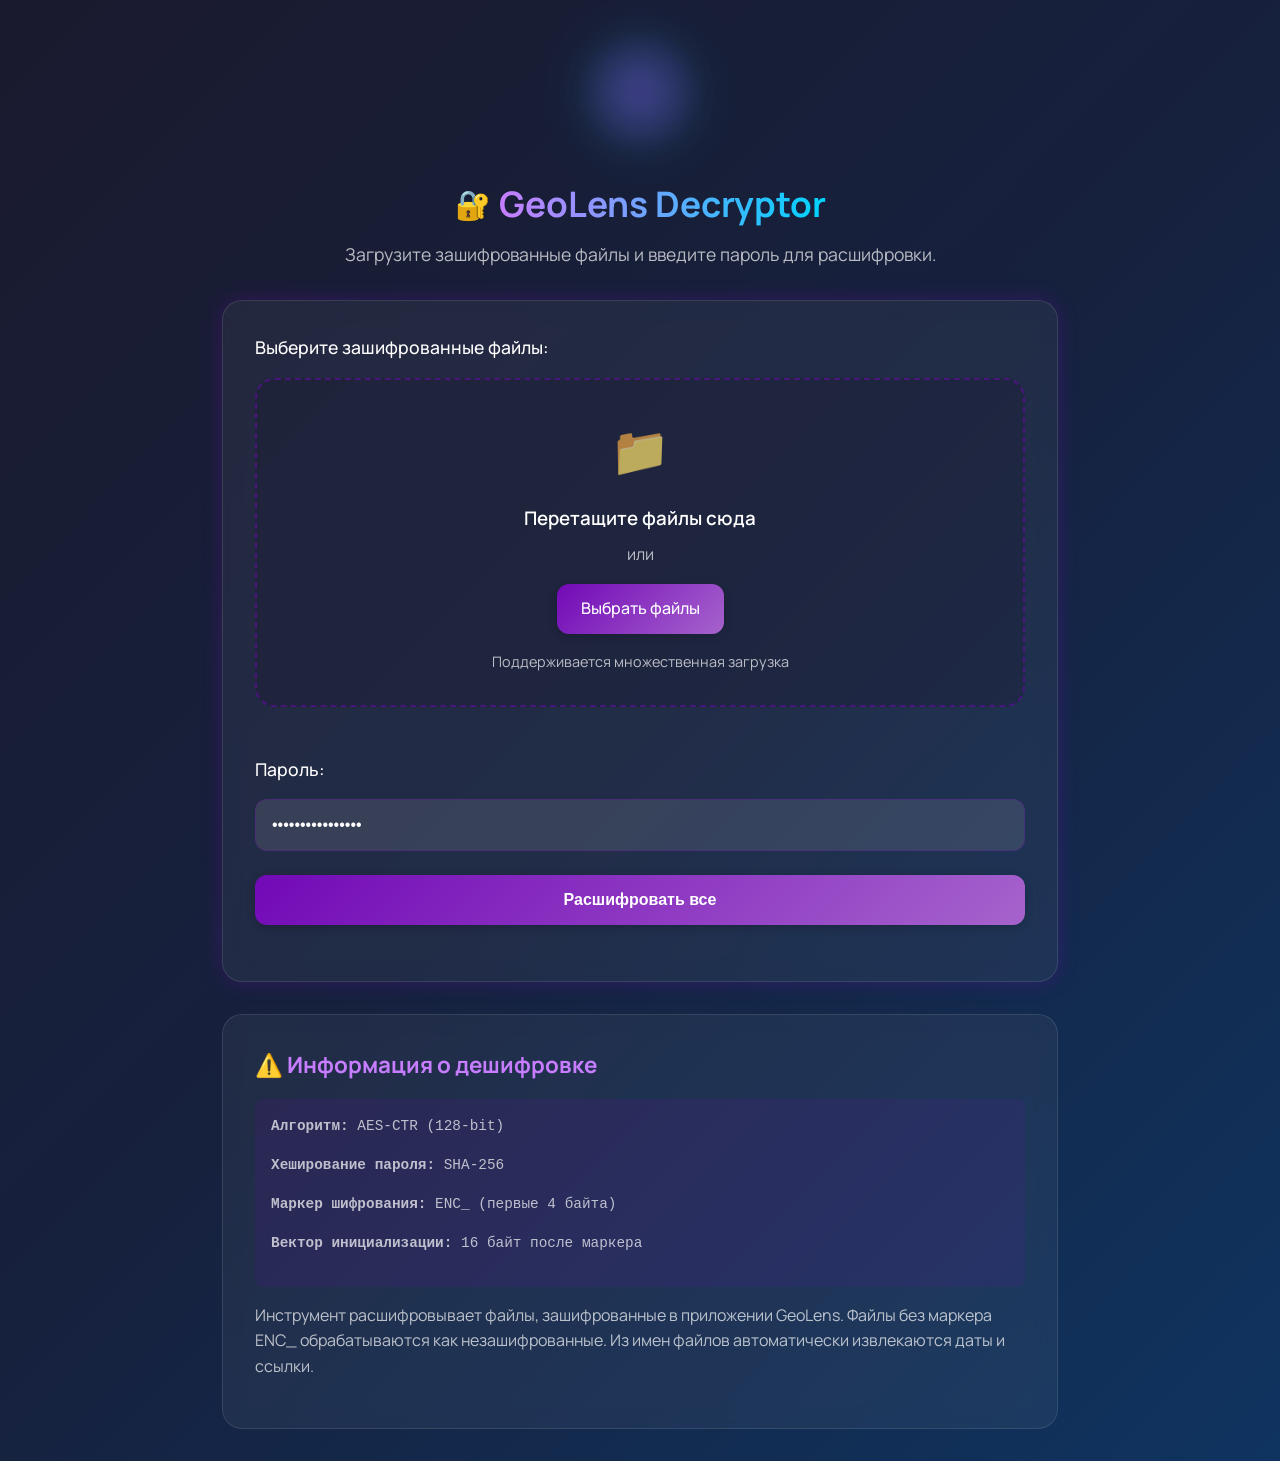
<file: index.html>
<!DOCTYPE html>
<html lang="ru">
<head>
    <meta charset="UTF-8">
    <meta name="viewport" content="width=device-width, initial-scale=1.0">
    <title>GeoLens Decryptor</title>
    <link href="https://fonts.googleapis.com/css2?family=Manrope:wght@400;500;600;700&display=swap" rel="stylesheet">
    <link rel="stylesheet" href="styles.css">
</head>
<body>
    <div class="container">
        <header class="header">
            <div class="logo-container">
                <div class="logo"></div>
            </div>
            <h1><span class="emoji">🔐</span><span class="text"> GeoLens Decryptor</span></h1>
            <p class="subtitle">Загрузите зашифрованные файлы и введите пароль для расшифровки.</p>
        </header>

        <div class="decryptor-card glass-card">
            <div class="form-group">
                <label class="form-label">Выберите зашифрованные файлы:</label>
                
                <!-- Зона перетаскивания файлов -->
                <div class="drop-zone" id="drop-zone">
                    <div class="drop-zone-content">
                        <div class="upload-icon">📁</div>
                        <h3>Перетащите файлы сюда</h3>
                        <p>или</p>
                        <label for="file-upload" class="file-input-label">Выбрать файлы</label>
                        <input type="file" id="file-upload" accept="*/*" multiple>
                        <p class="file-hint">Поддерживается множественная загрузка</p>
                    </div>
                </div>
                <!-- Плиточки с загруженными файлами -->
                <div class="files-grid" id="files-grid"></div>
            </div>

            <div class="form-group">
                <label for="password" class="form-label">Пароль:</label>
                <input type="password" id="password" class="form-input" placeholder="default_password" value="default_password">
            </div>

            <button class="decrypt-btn" onclick="decryptFiles()">Расшифровать все</button>
            
            <div class="loader" id="loader">
                <div class="spinner"></div>
            </div>
            
            <div class="status-message" id="status"></div>
            
            <div class="download-section" id="download-section">
                <button class="download-btn" id="downloadAll" style="display: none;" onclick="downloadAllFiles()">Скачать все</button>
                <div id="download-links"></div>
            </div>
        </div>

        <!-- Панель со ссылками -->
        <div class="links-panel glass-card" id="links-panel" style="display: none;">
            <h3>🔗 Извлеченные ссылки</h3>
            <div class="links-container" id="links-container"></div>
            <button class="copy-all-links-btn" id="copyAllLinksBtn" onclick="copyAllLinks()">📋 Скопировать все ссылки</button>
        </div>

        <div class="info-panel glass-card">
            <h3>⚠️ Информация о дешифровке</h3>
            <div class="tech-details">
                <p><strong>Алгоритм:</strong> AES-CTR (128-bit)</p>
                <p><strong>Хеширование пароля:</strong> SHA-256</p>
                <p><strong>Маркер шифрования:</strong> ENC_ (первые 4 байта)</p>
                <p><strong>Вектор инициализации:</strong> 16 байт после маркера</p>
            </div>
            <p>Инструмент расшифровывает файлы, зашифрованные в приложении GeoLens. Файлы без маркера ENC_ обрабатываются как незашифрованные. Из имен файлов автоматически извлекаются даты и ссылки.</p>
        </div>
    </div>

    <script src="script.js"></script>
</body>
</html>
</file>
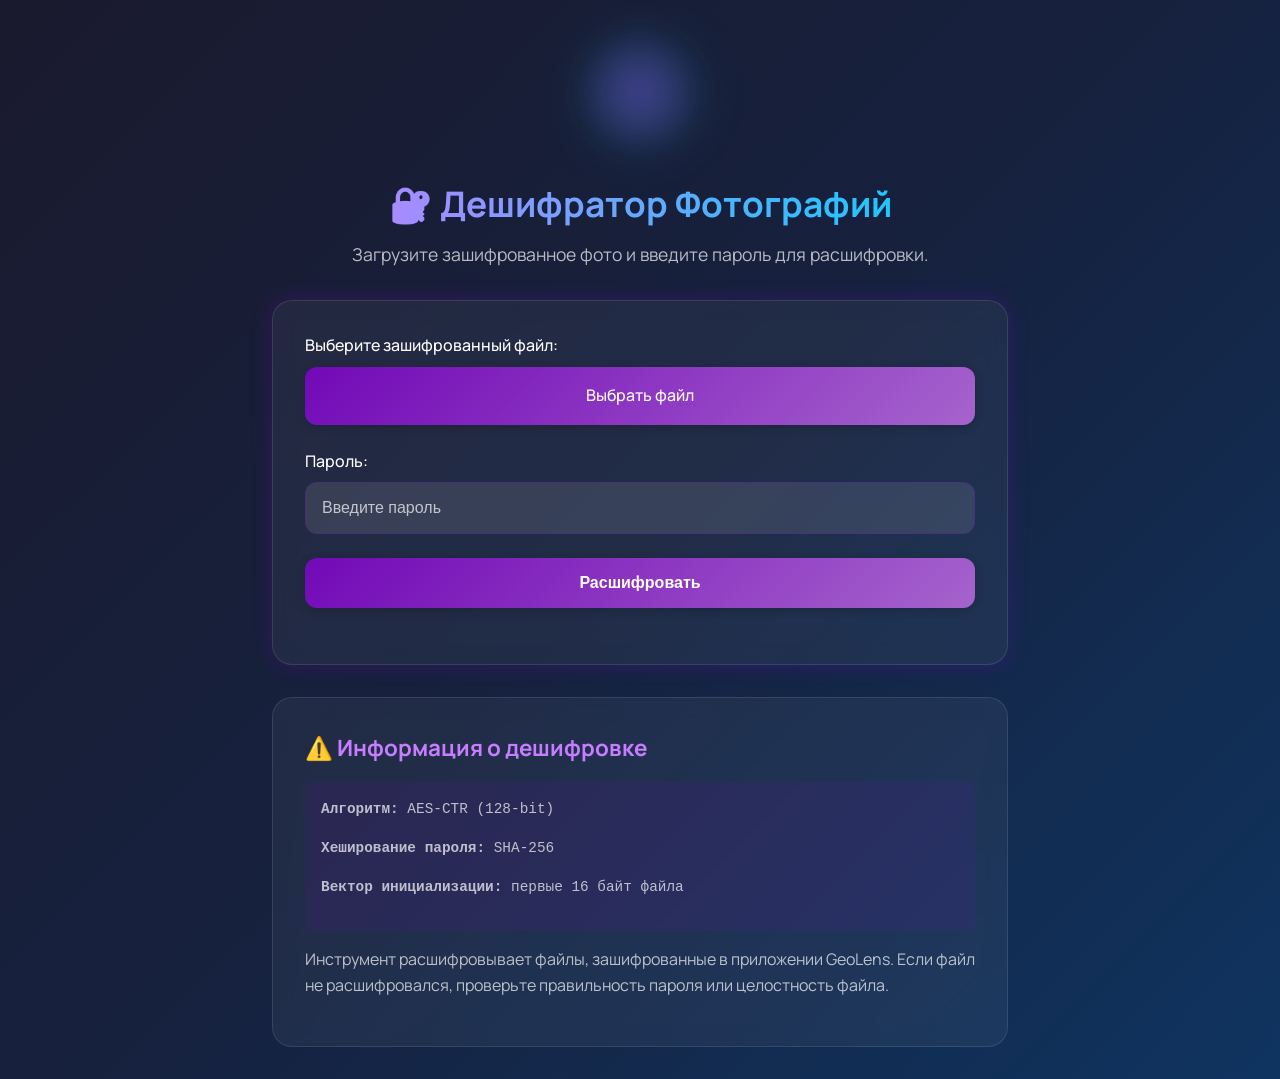
<file: main.html>
<!DOCTYPE html>
<html lang="ru">
<head>
    <meta charset="UTF-8">
    <meta name="viewport" content="width=device-width, initial-scale=1.0">
    <title>GeoLens Decryptor</title>
    <link href="https://fonts.googleapis.com/css2?family=Manrope:wght@400;500;600;700&display=swap" rel="stylesheet">
    <style>
        :root {
            --primary: #7209b7;
            --primary-light: #a663cc;
            --primary-darker: #533483;
            --bg-dark: #1a1a2e;
            --bg-darker: #16213e;
            --bg-light: #0f3460;
            --neon-purple: #c77dff;
            --neon-blue: #00d4ff;
            --success: #4caf50;
            --error: #f44336;
            --warning: #ff9800;
            --text-primary: #ffffff;
            --text-secondary: rgba(255, 255, 255, 0.7);
            --shadow-glow: 0 0 20px rgba(114, 9, 183, 0.3);
            --shadow-sm: 0 2px 10px rgba(0, 0, 0, 0.2);
            --border-radius-sm: 8px;
            --border-radius-md: 12px;
            --border-radius-lg: 20px;
            --transition: all 0.3s ease;
        }

        * {
            margin: 0;
            padding: 0;
            box-sizing: border-box;
        }

        body {
            font-family: 'Manrope', sans-serif;
            background: linear-gradient(135deg, var(--bg-dark), var(--bg-darker), var(--bg-light));
            color: var(--text-primary);
            min-height: 100vh;
            line-height: 1.6;
        }

        .container {
            max-width: 800px;
            margin: 0 auto;
            padding: 2rem;
        }

        /* Header with logo and glow effect */
        .header {
            text-align: center;
            margin-bottom: 2rem;
            position: relative;
        }

        .logo-container {
            display: flex;
            justify-content: center;
            margin-bottom: 1.5rem;
            position: relative;
        }

        .logo {
            width: 120px;
            height: 120px;
            background: url('https://i.postimg.cc/Bn52W81J/icon.png') no-repeat center;
            background-size: contain;
            filter: drop-shadow(0 0 15px var(--neon-purple))
                    drop-shadow(0 0 25px var(--neon-blue));
            border-radius: 50%;
            padding: 1rem;
            position: relative;
            z-index: 1;
        }

        .logo::after {
            content: '';
            position: absolute;
            top: 50%;
            left: 50%;
            transform: translate(-50%, -50%);
            width: 130px;
            height: 130px;
            background: radial-gradient(circle, rgba(114, 9, 183, 0.2) 0%, transparent 70%);
            border-radius: 50%;
            z-index: -1;
            animation: pulse 2s infinite alternate;
        }

        @keyframes pulse {
            from { opacity: 0.6; }
            to { opacity: 0.9; }
        }

        h1 {
            font-size: 2.2rem;
            font-weight: 700;
            margin-bottom: 0.5rem;
            background: linear-gradient(90deg, var(--neon-purple), var(--neon-blue));
            -webkit-background-clip: text;
            background-clip: text;
            color: transparent;
        }

        .subtitle {
            color: var(--text-secondary);
            font-size: 1.1rem;
            margin-bottom: 2rem;
            text-align: center;
        }

        /* Main decryptor card */
        .decryptor-card {
            background: rgba(26, 26, 46, 0.7);
            border-radius: var(--border-radius-lg);
            padding: 2rem;
            box-shadow: var(--shadow-glow);
            border: 1px solid rgba(114, 9, 183, 0.2);
            backdrop-filter: blur(10px);
        }

        /* File input section */
        .file-input-section {
            margin-bottom: 1.5rem;
        }

        .file-input-label {
            display: block;
            background: linear-gradient(135deg, var(--primary), var(--primary-light));
            color: white;
            padding: 1rem 1.5rem;
            border-radius: var(--border-radius-md);
            cursor: pointer;
            text-align: center;
            transition: var(--transition);
            font-weight: 500;
            box-shadow: var(--shadow-sm);
        }

        .file-input-label:hover {
            transform: translateY(-3px);
            box-shadow: 0 5px 15px rgba(114, 9, 183, 0.4);
        }

        #file-upload {
            display: none;
        }

        .file-info {
            margin-top: 1rem;
            padding: 1rem;
            background: rgba(26, 26, 46, 0.5);
            border-radius: var(--border-radius-md);
            display: none;
        }

        .file-name {
            font-weight: 500;
            margin-bottom: 0.5rem;
            word-break: break-all;
        }

        .file-size {
            font-size: 0.9rem;
            color: var(--text-secondary);
        }

        /* Form elements */
        .form-group {
            margin-bottom: 1.5rem;
        }

        .form-label {
            display: block;
            margin-bottom: 0.5rem;
            font-weight: 500;
        }

        .form-input {
            width: 100%;
            padding: 1rem;
            background: rgba(255, 255, 255, 0.1);
            border: 1px solid rgba(114, 9, 183, 0.3);
            border-radius: var(--border-radius-md);
            color: var(--text-primary);
            font-size: 1rem;
            transition: var(--transition);
        }

        .form-input:focus {
            outline: none;
            border-color: var(--primary-light);
            box-shadow: 0 0 0 2px rgba(114, 9, 183, 0.3);
        }

        .form-input::placeholder {
            color: var(--text-secondary);
        }

        /* Action buttons */
        .decrypt-btn {
            display: block;
            width: 100%;
            padding: 1rem;
            background: linear-gradient(135deg, var(--primary), var(--primary-light));
            color: white;
            border: none;
            border-radius: var(--border-radius-md);
            font-size: 1rem;
            font-weight: 600;
            cursor: pointer;
            transition: var(--transition);
            box-shadow: var(--shadow-sm);
            margin-top: 1rem;
        }

        .decrypt-btn:hover {
            transform: translateY(-2px);
            box-shadow: 0 5px 15px rgba(114, 9, 183, 0.4);
        }

        /* Status and loader */
        .status-container {
            margin-top: 1.5rem;
            text-align: center;
        }

        .loader {
            display: none;
            justify-content: center;
            margin: 1.5rem 0;
        }

        .spinner {
            width: 50px;
            height: 50px;
            border: 4px solid rgba(114, 9, 183, 0.2);
            border-radius: 50%;
            border-top-color: var(--primary);
            animation: spin 1s ease-in-out infinite;
        }

        @keyframes spin {
            to { transform: rotate(360deg); }
        }

        .status-message {
            padding: 1rem;
            border-radius: var(--border-radius-md);
            margin: 1rem 0;
            text-align: center;
            display: none;
        }

        .success {
            background: rgba(76, 175, 80, 0.2);
            color: var(--success);
            display: block;
        }

        .error {
            background: rgba(244, 67, 54, 0.2);
            color: var(--error);
            display: block;
        }

        /* Download button */
        .download-section {
            margin-top: 1.5rem;
            text-align: center;
        }

        .download-btn {
            display: inline-block;
            padding: 1rem 2rem;
            background: linear-gradient(135deg, var(--primary), var(--primary-light));
            color: white;
            border: none;
            border-radius: var(--border-radius-md);
            font-size: 1rem;
            font-weight: 600;
            cursor: pointer;
            transition: var(--transition);
            text-decoration: none;
            box-shadow: var(--shadow-sm);
            margin-top: 1rem;
        }

        .download-btn:hover {
            transform: translateY(-2px);
            box-shadow: 0 5px 15px rgba(114, 9, 183, 0.4);
        }

        /* Info panel */
        .info-panel {
            background: rgba(26, 26, 46, 0.5);
            border-radius: var(--border-radius-lg);
            padding: 2rem;
            border-left: 4px solid var(--primary);
            margin-top: 2rem;
        }

        .info-panel h3 {
            color: var(--neon-purple);
            margin-top: 0;
            margin-bottom: 1rem;
            font-size: 1.4rem;
        }

        .info-panel p {
            margin-bottom: 1rem;
            color: var(--text-secondary);
        }

        .tech-details {
            background: rgba(114, 9, 183, 0.1);
            padding: 1rem;
            border-radius: var(--border-radius-sm);
            margin: 1rem 0;
            font-family: 'Courier New', monospace;
            font-size: 0.9rem;
        }

        /* Responsive design */
        @media (max-width: 768px) {
            .container {
                padding: 1rem;
            }
        }

        /* Glass morphism effect for cards */
        .glass-card {
            background: rgba(255, 255, 255, 0.05);
            backdrop-filter: blur(10px);
            border: 1px solid rgba(255, 255, 255, 0.1);
        }
    </style>
</head>
<body>
    <div class="container">
        <header class="header">
            <div class="logo-container">
                <div class="logo"></div>
            </div>
            <h1>🔐 Дешифратор Фотографий</h1>
            <p class="subtitle">Загрузите зашифрованное фото и введите пароль для расшифровки.</p>
        </header>

        <div class="decryptor-card glass-card">
            <div class="form-group">
                <label for="file-upload" class="form-label">Выберите зашифрованный файл:</label>
                <label for="file-upload" class="file-input-label">Выбрать файл</label>
                <input type="file" id="file-upload" accept="*/*">
                <div class="file-info" id="file-info">
                    <div class="file-name" id="file-name">Файл не выбран</div>
                </div>
            </div>

            <div class="form-group">
                <label for="password" class="form-label">Пароль:</label>
                <input type="password" id="password" class="form-input" placeholder="Введите пароль">
            </div>

            <button class="decrypt-btn" onclick="decryptFile()">Расшифровать</button>

            <div class="loader" id="loader">
                <div class="spinner"></div>
            </div>

            <div class="status-message" id="status"></div>

            <div class="download-section" id="download-section">
                <a class="download-btn" id="downloadLink" style="display: none;"></a>
            </div>
        </div>

        <div class="info-panel glass-card">
            <h3>⚠️ Информация о дешифровке</h3>
            <div class="tech-details">
                <p><strong>Алгоритм:</strong> AES-CTR (128-bit)</p>
                <p><strong>Хеширование пароля:</strong> SHA-256</p>
                <p><strong>Вектор инициализации:</strong> первые 16 байт файла</p>
            </div>
            <p>Инструмент расшифровывает файлы, зашифрованные в приложении GeoLens. Если файл не расшифровался, проверьте правильность пароля или целостность файла.</p>
        </div>
    </div>

    <script>
        let currentFile = null;

        function formatFileSize(bytes) {
            if (bytes === 0) return '0 Bytes';
            const k = 1024;
            const sizes = ['Bytes', 'KB', 'MB', 'GB'];
            const i = Math.floor(Math.log(bytes) / Math.log(k));
            return parseFloat((bytes / Math.pow(k, i)).toFixed(2)) + ' ' + sizes[i];
        }

        document.getElementById('file-upload').addEventListener('change', function(e) {
            if (e.target.files.length > 0) {
                currentFile = e.target.files[0];
                const fileInfo = document.getElementById('file-info');
                const fileName = document.getElementById('file-name');

                fileName.textContent = currentFile.name;
                fileInfo.style.display = 'block';
            }
        });

        async function decryptFile() {
            const fileInput = document.getElementById('file-upload');
            const passwordInput = document.getElementById('password');
            const statusDiv = document.getElementById('status');
            const downloadLink = document.getElementById('downloadLink');
            const loader = document.getElementById('loader');

            // Сброс интерфейса
            statusDiv.textContent = '';
            statusDiv.className = 'status-message';
            downloadLink.style.display = 'none';
            loader.style.display = 'none';

            if (!fileInput.files.length) {
                statusDiv.textContent = '❌ Выберите файл.';
                statusDiv.className = 'status-message error';
                return;
            }

            const file = fileInput.files[0];
            const password = passwordInput.value || 'default_password';

            try {
                statusDiv.textContent = '🔄 Обработка...';
                statusDiv.className = 'status-message';
                statusDiv.style.display = 'block';
                loader.style.display = 'flex';

                // Чтение файла
                const encryptedData = await file.arrayBuffer();

                if (encryptedData.byteLength < 16) {
                    statusDiv.textContent = '❌ Файл слишком маленький.';
                    statusDiv.className = 'status-message error';
                    return;
                }

                // Извлечение IV и зашифрованного содержимого
                const iv = encryptedData.slice(0, 16);
                const encryptedContent = encryptedData.slice(16);

                if (encryptedContent.byteLength === 0) {
                    statusDiv.textContent = '❌ Нет зашифрованного содержимого.';
                    statusDiv.className = 'status-message error';
                    return;
                }

                // Генерация ключа из пароля (SHA-256)
                const encoder = new TextEncoder();
                const passwordBuffer = encoder.encode(password);
                const keyMaterial = await crypto.subtle.digest('SHA-256', passwordBuffer);
                const key = await crypto.subtle.importKey(
                    'raw',
                    keyMaterial,
                    { name: 'AES-CTR' },
                    false,
                    ['decrypt']
                );

                // Дешифрование с использованием AES-CTR
                const decryptedData = await crypto.subtle.decrypt(
                    {
                        name: 'AES-CTR',
                        counter: iv,
                        length: 128
                    },
                    key,
                    encryptedContent
                );

                // Валидация заголовка файла
                const header = new Uint8Array(decryptedData.slice(0, 4));
                const validHeaders = [
                    { bytes: [0xFF, 0xD8], ext: 'jpg', type: 'JPEG' },
                    { bytes: [0x89, 0x50, 0x4E, 0x47], ext: 'png', type: 'PNG' },
                    { bytes: [0x42, 0x4D], ext: 'bmp', type: 'BMP' },
                    { bytes: [0x52, 0x49, 0x46, 0x46], ext: 'webp', type: 'WEBP' },
                    { bytes: [0x47, 0x49, 0x46, 0x38], ext: 'gif', type: 'GIF' }
                ];

                let fileExt = 'bin';
                let fileType = 'Неизвестный';

                for (const { bytes, ext, type } of validHeaders) {
                    if (header.slice(0, bytes.length).every((b, i) => b === bytes[i])) {
                        fileExt = ext;
                        fileType = type;
                        statusDiv.textContent = `✅ Найден заголовок ${fileType}!`;
                        statusDiv.className = 'status-message success';
                        break;
                    }
                }

                if (fileType === 'Неизвестный') {
                    statusDiv.textContent = `⚠️ Неизвестный заголовок. Возможно, неверный пароль или поврежденный файл.`;
                    statusDiv.className = 'status-message error';
                }

                // Создание ссылки для скачивания
                const blob = new Blob([decryptedData], { type: `image/${fileExt}` });
                const url = URL.createObjectURL(blob);

                // Формируем имя файла: оригинальное имя без расширения + _decrypted.расширение
                const originalName = file.name.replace(/\.[^/.]+$/, "");
                downloadLink.href = url;
                downloadLink.download = `${originalName}_decrypted.${fileExt}`;
                downloadLink.textContent = `Скачать расшифрованный файл (${fileType})`;
                downloadLink.style.display = 'inline-block';

                if (fileType !== 'Неизвестный') {
                    statusDiv.textContent += `\n💾 Файл готов к скачиванию!`;
                } else {
                    statusDiv.textContent += `\n💾 Файл сохранен для диагностики.`;
                }

            } catch (e) {
                statusDiv.textContent = `❌ Ошибка: ${e.message}`;
                statusDiv.className = 'status-message error';
            } finally {
                loader.style.display = 'none';
            }
        }
    </script>
</body>
</html>
</file>
<file: styles.css>
/* Переменные цветов и настроек */
:root {
    --primary: #7209b7;
    --primary-light: #a663cc;
    --primary-darker: #533483;
    --bg-dark: #1a1a2e;
    --bg-darker: #16213e;
    --bg-light: #0f3460;
    --neon-purple: #c77dff;
    --neon-blue: #00d4ff;
    --success: #4caf50;
    --error: #f44336;
    --warning: #ff9800;
    --info: #2196f3;
    --text-primary: #ffffff;
    --text-secondary: rgba(255, 255, 255, 0.7);
    --shadow-glow: 0 0 20px rgba(114, 9, 183, 0.3);
    --shadow-sm: 0 2px 10px rgba(0, 0, 0, 0.2);
    --border-radius-sm: 8px;
    --border-radius-md: 12px;
    --border-radius-lg: 20px;
    --transition: all 0.3s ease;
}

/* Сброс стилей по умолчанию */
* {
    margin: 0;
    padding: 0;
    box-sizing: border-box;
}

/* Основные стили страницы */
body {
    font-family: 'Manrope', sans-serif;
    background: linear-gradient(135deg, var(--bg-dark), var(--bg-darker), var(--bg-light));
    color: var(--text-primary);
    min-height: 100vh;
    line-height: 1.6;
}

.container {
    max-width: 900px;
    margin: 0 auto;
    padding: 2rem;
}

/* Стили шапки сайта */
.header {
    text-align: center;
    margin-bottom: 2rem;
    position: relative;
}

.logo-container {
    display: flex;
    justify-content: center;
    margin-bottom: 1.5rem;
    position: relative;
}

.logo {
    width: 120px;
    height: 120px;
    background: url('https://i.postimg.cc/Bn52W81J/icon.png') no-repeat center;
    background-size: contain;
    filter: drop-shadow(0 0 15px var(--neon-purple))
            drop-shadow(0 0 25px var(--neon-blue));
    border-radius: 50%;
    padding: 1rem;
    position: relative;
    z-index: 1;
}

.logo::after {
    content: '';
    position: absolute;
    top: 50%;
    left: 50%;
    transform: translate(-50%, -50%);
    width: 130px;
    height: 130px;
    background: radial-gradient(circle, rgba(114, 9, 183, 0.2) 0%, transparent 70%);
    border-radius: 50%;
    z-index: -1;
    animation: pulse 2s infinite alternate;
}

/* Анимация пульсации логотипа */
@keyframes pulse {
    from { opacity: 0.6; }
    to { opacity: 0.9; }
}

/* Стили заголовков */
h1 {
    font-size: 2.2rem;
    font-weight: 700;
    margin-bottom: 0.5rem;
    display: inline-flex;
    align-items: center;
}

h1 span.text {
    background: linear-gradient(90deg, var(--neon-purple), var(--neon-blue));
    -webkit-background-clip: text;
    background-clip: text;
    color: transparent;
}

h1 span.emoji {
    margin-right: 0.5rem;
    font-size: 1.8rem;
    color: var(--text-primary);
}

.subtitle {
    color: var(--text-secondary);
    font-size: 1.1rem;
    margin-bottom: 2rem;
    text-align: center;
}

/* Стили основной карточки */
.decryptor-card {
    background: rgba(26, 26, 46, 0.7);
    border-radius: var(--border-radius-lg);
    padding: 2rem;
    box-shadow: var(--shadow-glow);
    border: 1px solid rgba(114, 9, 183, 0.2);
    backdrop-filter: blur(10px);
    margin-bottom: 2rem;
}

/* Стили формы */
.form-group {
    margin-bottom: 1.5rem;
}

.form-label {
    display: block;
    margin-bottom: 1rem;
    font-weight: 500;
    font-size: 1.1rem;
}

/* Зона перетаскивания файлов */
.drop-zone {
    border: 2px dashed rgba(114, 9, 183, 0.5);
    border-radius: var(--border-radius-lg);
    padding: 2rem;
    text-align: center;
    background: rgba(26, 26, 46, 0.3);
    transition: var(--transition);
    cursor: pointer;
    position: relative;
    margin-bottom: 1.5rem;
}

.drop-zone:hover {
    border-color: var(--primary-light);
    background: rgba(114, 9, 183, 0.1);
    transform: translateY(-2px);
}

.drop-zone.drag-over {
    border-color: var(--neon-purple);
    background: rgba(114, 9, 183, 0.2);
    box-shadow: 0 0 20px rgba(114, 9, 183, 0.4);
}

.drop-zone-content {
    pointer-events: none;
}

.upload-icon {
    font-size: 3rem;
    margin-bottom: 1rem;
    opacity: 0.7;
}

.drop-zone h3 {
    color: var(--text-primary);
    margin-bottom: 0.5rem;
    font-weight: 600;
}

.drop-zone p {
    color: var(--text-secondary);
    margin-bottom: 1rem;
}

.file-input-label {
    display: inline-block;
    background: linear-gradient(135deg, var(--primary), var(--primary-light));
    color: white;
    padding: 0.75rem 1.5rem;
    border-radius: var(--border-radius-md);
    cursor: pointer;
    transition: var(--transition);
    font-weight: 500;
    box-shadow: var(--shadow-sm);
    pointer-events: all;
}

.file-input-label:hover {
    transform: translateY(-2px);
    box-shadow: 0 5px 15px rgba(114, 9, 183, 0.4);
}

#file-upload {
    display: none;
}

.file-hint {
    font-size: 0.9rem;
    color: var(--text-secondary);
    margin-top: 1rem !important;
    margin-bottom: 0 !important;
}

/* Сетка файлов */
.files-grid {
    display: grid;
    grid-template-columns: repeat(auto-fill, minmax(250px, 1fr));
    gap: 0.75rem;
    margin-top: 1rem;
}

/* Карточка файла */
.file-card {
    background: rgba(26, 26, 46, 0.6);
    border-radius: var(--border-radius-md);
    padding: 1rem;
    border: 1px solid rgba(114, 9, 183, 0.2);
    transition: var(--transition);
    position: relative;
    overflow: hidden;
}

.file-card:hover {
    border-color: var(--primary-light);
    box-shadow: 0 5px 15px rgba(114, 9, 183, 0.3);
    transform: translateY(-2px);
}

.file-card-header {
    display: flex;
    justify-content: space-between;
    align-items: flex-start;
    margin-bottom: 0.75rem;
}

.file-icon {
    font-size: 1.5rem;
    margin-right: 0.75rem;
    flex-shrink: 0;
}

.file-remove {
    background: rgba(244, 67, 54, 0.2);
    color: var(--error);
    border: none;
    border-radius: 50%;
    width: 24px;
    height: 24px;
    cursor: pointer;
    display: flex;
    align-items: center;
    justify-content: center;
    font-size: 1rem;
    font-weight: bold;
    transition: var(--transition);
    flex-shrink: 0;
}

.file-remove:hover {
    background: rgba(244, 67, 54, 0.4);
    transform: scale(1.1);
}

.file-info {
    flex: 1;
    min-width: 0;
}

.file-name {
    font-weight: 500;
    margin-bottom: 0.3rem;
    word-break: break-word;
    font-size: 0.9rem;
    line-height: 1.3;
}

.file-size {
    font-size: 0.8rem;
    color: var(--text-secondary);
    margin-bottom: 0.5rem;
}

/* Детали файла */
.file-details {
    margin-top: 0.75rem;
    padding-top: 0.75rem;
    border-top: 1px solid rgba(255, 255, 255, 0.1);
    font-size: 0.85rem;
}

.file-detail-item {
    margin-bottom: 0.4rem;
    display: flex;
    align-items: center;
}

.file-detail-label {
    font-weight: 500;
    margin-right: 0.5rem;
    color: var(--text-secondary);
    min-width: 60px;
}

.file-detail-value {
    color: var(--text-primary);
    word-break: break-word;
    flex: 1;
}

.file-detail-value.link {
    color: var(--neon-blue);
    cursor: pointer;
    text-decoration: underline;
    font-size: 0.8rem;
}

.file-detail-value.link:hover {
    color: var(--primary-light);
}

.encrypted-indicator {
    display: inline-flex;
    align-items: center;
    font-size: 0.75rem;
    padding: 0.2rem 0.5rem;
    border-radius: var(--border-radius-sm);
    margin-top: 0.3rem;
}

.encrypted-indicator.yes {
    background: rgba(255, 152, 0, 0.2);
    color: var(--warning);
}

.encrypted-indicator.no {
    background: rgba(33, 150, 243, 0.2);
    color: var(--info);
}

.file-status {
    font-size: 0.8rem;
    padding: 0.3rem 0.5rem;
    border-radius: var(--border-radius-sm);
    display: inline-block;
    font-weight: 500;
    margin-top: 0.5rem;
}

.file-status.ready {
    background: rgba(33, 150, 243, 0.2);
    color: var(--info);
}

.file-status.processing {
    background: rgba(255, 152, 0, 0.2);
    color: var(--warning);
}

.file-status.success {
    background: rgba(76, 175, 80, 0.2);
    color: var(--success);
}

.file-status.error {
    background: rgba(244, 67, 54, 0.2);
    color: var(--error);
}

/* Прогресс-бар для файла */
.file-progress {
    width: 100%;
    height: 3px;
    background: rgba(114, 9, 183, 0.2);
    border-radius: 3px;
    overflow: hidden;
    margin-top: 0.5rem;
    display: none;
}

.file-progress.show {
    display: block;
}

.file-progress-bar {
    height: 100%;
    background: linear-gradient(90deg, var(--primary), var(--primary-light));
    width: 0%;
    transition: width 0.3s ease;
    animation: progressPulse 1.5s infinite;
}

@keyframes progressPulse {
    0%, 100% { opacity: 1; }
    50% { opacity: 0.7; }
}

/* Счетчик файлов */
.files-counter {
    display: flex;
    justify-content: space-between;
    align-items: center;
    margin: 1rem 0;
    padding: 0.75rem;
    background: rgba(114, 9, 183, 0.1);
    border-radius: var(--border-radius-md);
    display: none;
}

.files-counter.show {
    display: flex;
}

.files-counter-text {
    color: var(--text-primary);
    font-weight: 500;
}

.clear-all-btn {
    background: rgba(244, 67, 54, 0.2);
    color: var(--error);
    border: none;
    padding: 0.5rem 1rem;
    border-radius: var(--border-radius-sm);
    cursor: pointer;
    transition: var(--transition);
    font-size: 0.9rem;
    font-weight: 500;
}

.clear-all-btn:hover {
    background: rgba(244, 67, 54, 0.4);
}

.form-input {
    width: 100%;
    padding: 1rem;
    background: rgba(255, 255, 255, 0.1);
    border: 1px solid rgba(114, 9, 183, 0.3);
    border-radius: var(--border-radius-md);
    color: var(--text-primary);
    font-size: 1rem;
    transition: var(--transition);
}

.form-input:focus {
    outline: none;
    border-color: var(--primary-light);
    box-shadow: 0 0 0 2px rgba(114, 9, 183, 0.3);
}

.form-input::placeholder {
    color: var(--text-secondary);
}

/* Стили кнопок */
.decrypt-btn {
    display: block;
    width: 100%;
    padding: 1rem;
    background: linear-gradient(135deg, var(--primary), var(--primary-light));
    color: white;
    border: none;
    border-radius: var(--border-radius-md);
    font-size: 1rem;
    font-weight: 600;
    cursor: pointer;
    transition: var(--transition);
    box-shadow: var(--shadow-sm);
    margin-top: 1rem;
}

.decrypt-btn:hover {
    transform: translateY(-2px);
    box-shadow: 0 5px 15px rgba(114, 9, 183, 0.4);
}

/* Стили статуса и загрузки */
.status-container {
    margin-top: 1.5rem;
    text-align: center;
}

.loader {
    display: none;
    justify-content: center;
    margin: 1.5rem 0;
}

.spinner {
    width: 50px;
    height: 50px;
    border: 4px solid rgba(114, 9, 183, 0.2);
    border-radius: 50%;
    border-top-color: var(--primary);
    animation: spin 1s ease-in-out infinite;
}

/* Анимация вращения загрузчика */
@keyframes spin {
    to { transform: rotate(360deg); }
}

.status-message {
    padding: 1rem;
    border-radius: var(--border-radius-md);
    margin: 1rem 0;
    text-align: center;
    display: none;
    white-space: pre-line;
}

.status-message.success {
    background: rgba(76, 175, 80, 0.2);
    color: var(--success);
    display: block;
}

.status-message.error {
    background: rgba(244, 67, 54, 0.2);
    color: var(--error);
    display: block;
}

/* Стили секции скачивания */
.download-section {
    margin-top: 1.5rem;
    text-align: center;
}

.download-btn {
    display: inline-block;
    padding: 1rem 2rem;
    background: linear-gradient(135deg, var(--primary), var(--primary-light));
    color: white;
    border: none;
    border-radius: var(--border-radius-md);
    font-size: 1rem;
    font-weight: 600;
    cursor: pointer;
    transition: var(--transition);
    text-decoration: none;
    box-shadow: var(--shadow-sm);
    margin: 0.5rem;
}

.download-btn:hover {
    transform: translateY(-2px);
    box-shadow: 0 5px 15px rgba(114, 9, 183, 0.4);
}

/* Панель ссылок */
.links-panel {
    background: rgba(26, 26, 46, 0.7);
    border-radius: var(--border-radius-lg);
    padding: 2rem;
    box-shadow: var(--shadow-glow);
    border: 1px solid rgba(114, 9, 183, 0.2);
    backdrop-filter: blur(10px);
    margin-bottom: 2rem;
}

.links-panel h3 {
    color: var(--neon-purple);
    margin-bottom: 1.5rem;
    font-size: 1.4rem;
    display: flex;
    align-items: center;
}

.links-container {
    max-height: 300px;
    overflow-y: auto;
    margin-bottom: 1rem;
}

.link-item {
    background: rgba(114, 9, 183, 0.1);
    border-radius: var(--border-radius-md);
    padding: 1rem;
    margin-bottom: 0.75rem;
    border: 1px solid rgba(114, 9, 183, 0.2);
    transition: var(--transition);
}

.link-item:hover {
    background: rgba(114, 9, 183, 0.2);
    border-color: var(--primary-light);
}

.link-header {
    display: flex;
    justify-content: space-between;
    align-items: center;
    margin-bottom: 0.5rem;
}

.link-filename {
    font-weight: 500;
    color: var(--text-primary);
    font-size: 0.9rem;
}

.link-date {
    font-size: 0.8rem;
    color: var(--text-secondary);
}

.link-url {
    color: var(--neon-blue);
    font-size: 0.85rem;
    word-break: break-all;
    cursor: pointer;
    transition: var(--transition);
    text-decoration: none;
}

.link-url:hover {
    color: var(--primary-light);
    text-decoration: underline;
}

.copy-link-btn {
    background: rgba(33, 150, 243, 0.2);
    color: var(--info);
    border: none;
    padding: 0.3rem 0.6rem;
    border-radius: var(--border-radius-sm);
    cursor: pointer;
    font-size: 0.75rem;
    transition: var(--transition);
    margin-left: 0.5rem;
}

.copy-link-btn:hover {
    background: rgba(33, 150, 243, 0.4);
}

.copy-all-links-btn {
    background: linear-gradient(135deg, var(--info), #1976d2);
    color: white;
    border: none;
    padding: 0.75rem 1.5rem;
    border-radius: var(--border-radius-md);
    cursor: pointer;
    font-size: 1rem;
    font-weight: 600;
    transition: var(--transition);
    box-shadow: var(--shadow-sm);
    width: 100%;
}

.copy-all-links-btn:hover {
    transform: translateY(-2px);
    box-shadow: 0 5px 15px rgba(33, 150, 243, 0.4);
}

/* Информационная панель */
.info-panel {
    background: rgba(26, 26, 46, 0.5);
    border-radius: var(--border-radius-lg);
    padding: 2rem;
    border-left: 4px solid var(--primary);
}

.info-panel h3 {
    color: var(--neon-purple);
    margin-top: 0;
    margin-bottom: 1rem;
    font-size: 1.4rem;
}

.info-panel p {
    margin-bottom: 1rem;
    color: var(--text-secondary);
}

.tech-details {
    background: rgba(114, 9, 183, 0.1);
    padding: 1rem;
    border-radius: var(--border-radius-sm);
    margin: 1rem 0;
    font-family: 'Courier New', monospace;
    font-size: 0.9rem;
}

/* Список файлов */
.file-list {
    max-height: 200px;
    overflow-y: auto;
    margin-top: 1rem;
}

.file-item {
    padding: 0.5rem;
    border-bottom: 1px solid rgba(255, 255, 255, 0.1);
}

/* Анимации */
@keyframes fadeIn {
    from {
        opacity: 0;
        transform: translateY(10px);
    }
    to {
        opacity: 1;
        transform: translateY(0);
    }
}

@keyframes slideOut {
    from {
        opacity: 1;
        transform: translateX(0);
    }
    to {
        opacity: 0;
        transform: translateX(-20px);
    }
}

.file-card {
    animation: fadeIn 0.3s ease;
}

.file-card.removing {
    animation: slideOut 0.3s ease forwards;
}

/* Стеклянный эффект */
.glass-card {
    background: rgba(255, 255, 255, 0.05);
    backdrop-filter: blur(10px);
    border: 1px solid rgba(255, 255, 255, 0.1);
}

/* Адаптивность для мобильных устройств */
@media (max-width: 768px) {
    .container {
        padding: 1rem;
    }
    
    .files-grid {
        grid-template-columns: 1fr;
        gap: 0.5rem;
    }
    
    .file-card {
        padding: 0.75rem;
    }
    
    .file-name {
        font-size: 0.85rem;
    }
    
    .file-size {
        font-size: 0.75rem;
    }
    
    .file-status {
        font-size: 0.75rem;
        padding: 0.2rem 0.4rem;
    }
    
    .file-icon {
        font-size: 1.3rem;
    }
    
    .drop-zone {
        padding: 1.5rem 1rem;
    }
    
    .upload-icon {
        font-size: 2.5rem;
    }
    
    .drop-zone h3 {
        font-size: 1.1rem;
    }
    
    .file-input-label {
        padding: 0.6rem 1.2rem;
        font-size: 0.9rem;
    }
    
    .files-counter {
        flex-direction: column;
        gap: 0.5rem;
        text-align: center;
    }
    
    .decrypt-btn, .download-btn, .copy-all-links-btn {
        padding: 0.75rem 1.5rem;
        font-size: 0.9rem;
    }
    
    .links-panel, .decryptor-card, .info-panel {
        padding: 1.5rem;
    }
    
    .file-details {
        font-size: 0.8rem;
    }
    
    .file-detail-label {
        min-width: 50px;
    }
}
</file>
